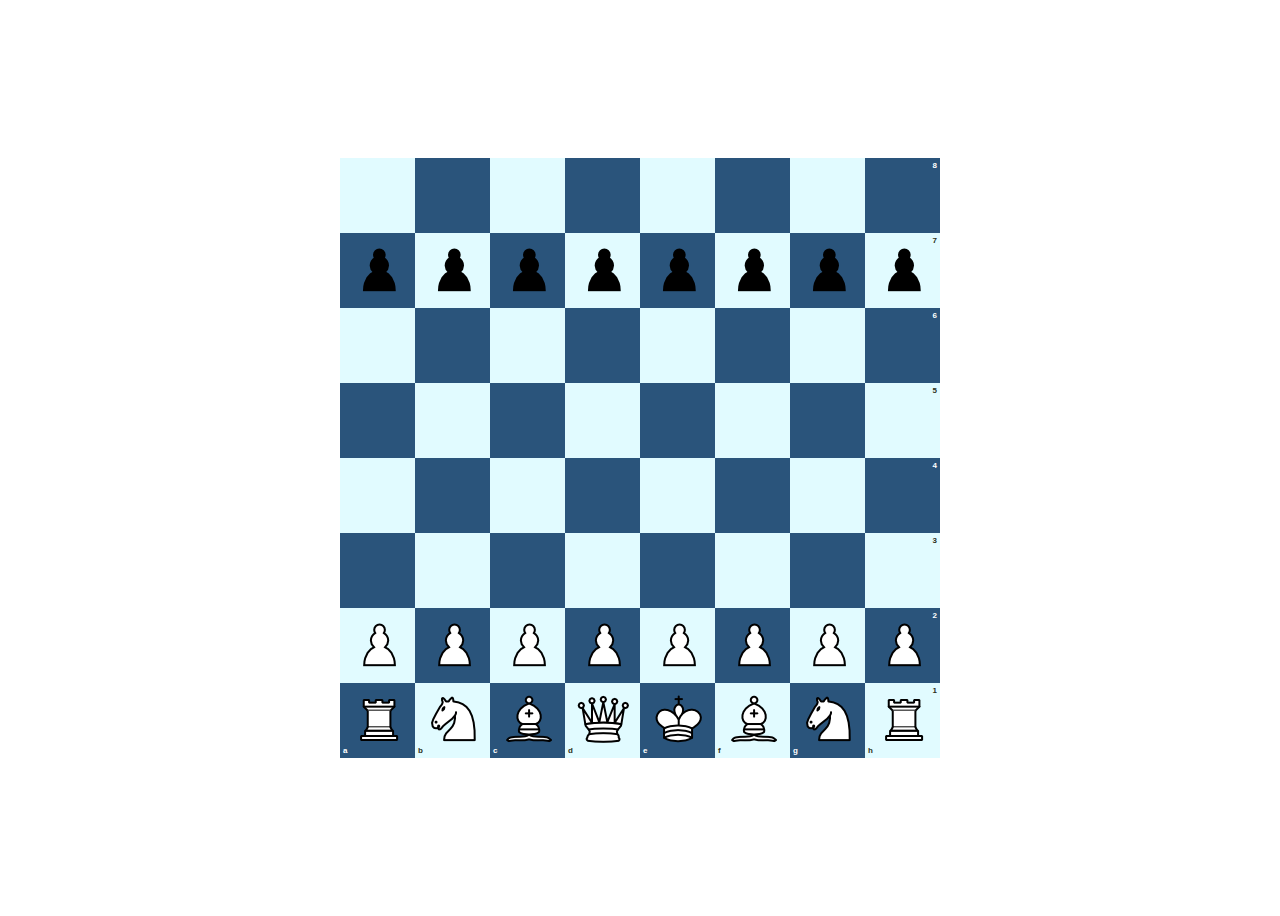
<file: Code/index.html>
<!DOCTYPE html>
<html>
    <head>
        <title>Chess Board</title>
        <link rel="stylesheet" href="style/style.css"/>
    </head>

    <body>
        <div class="chessboard">
            <!--8th Rank-->
            <div class="square white"></div>
            <div class="square black"></div>
            <div class="square white"></div>
            <div class="square black"></div>
            <div class="square white"></div>
            <div class="square black"></div>
            <div class="square white"></div>
            <div class="square black">
                <div class="coordinate rank whiteText">8</div>
            </div>
            <!--7th Rank-->
            <div class="square black">
                <div class="piece pawn" color="black">
                    <img src="Images/Dark-pawn.png" alt="Pawn">
                </div>
            </div>
            <div class="square white">
                <div class="piece pawn" color="black">
                    <img src="Images/Dark-pawn.png" alt="Pawn">
                </div>
            </div>
            <div class="square black">
                <div class="piece pawn" color="black">
                    <img src="Images/Dark-pawn.png" alt="Pawn">
                </div>
            </div>
            <div class="square white">
                <div class="piece pawn" color="black">
                    <img src="Images/Dark-pawn.png" alt="Pawn">
                </div>
            </div>
            <div class="square black">
                <div class="piece pawn" color="black">
                    <img src="Images/Dark-pawn.png" alt="Pawn">
                </div>
            </div>
            <div class="square white">
                <div class="piece pawn" color="black">
                    <img src="Images/Dark-pawn.png" alt="Pawn">
                </div>
            </div>
            <div class="square black">
                <div class="piece pawn" color="black">
                    <img src="Images/Dark-pawn.png" alt="Pawn">
                </div>
            </div>
            <div class="square white">
                <div class="coordinate rank blackText">7</div>
                <div class="piece pawn" color="black">
                    <img src="Images/Dark-pawn.png" alt="Pawn">
                </div>
            </div>
            <!--6th Rank-->
            <div class="square white"></div>
            <div class="square black"></div>
            <div class="square white"></div>
            <div class="square black"></div>
            <div class="square white"></div>
            <div class="square black"></div>
            <div class="square white"></div>
            <div class="square black">
                <div class="coordinate rank whiteText">6</div>
            </div>
            <!--5th Rank-->
            <div class="square black"></div>
            <div class="square white"></div>
            <div class="square black"></div>
            <div class="square white"></div>
            <div class="square black"></div>
            <div class="square white"></div>
            <div class="square black"></div>
            <div class="square white">
                <div class="coordinate rank blackText">5</div>
            </div>
            <!--4th Rank-->
            <div class="square white"></div>
            <div class="square black"></div>
            <div class="square white"></div>
            <div class="square black"></div>
            <div class="square white"></div>
            <div class="square black"></div>
            <div class="square white"></div>
            <div class="square black">
                <div class="coordinate rank whiteText">4</div>
            </div>
            <!--3th Rank-->
            <div class="square black"></div>
            <div class="square white"></div>
            <div class="square black"></div>
            <div class="square white"></div>
            <div class="square black"></div>
            <div class="square white"></div>
            <div class="square black"></div>
            <div class="square white">
                <div class="coordinate rank blackText">3</div>
            </div>
            <!--2nd Rank-->
            <div class="square white">
                <div class="piece pawn" color="white">
                    <img src="Images/White-pawn.png" alt="Pawn">
                </div>
            </div>
            <div class="square black">
                <div class="piece pawn" color="white">
                    <img src="Images/White-pawn.png" alt="Pawn">
                </div>
            </div>
            <div class="square white">
                <div class="piece pawn" color="white">
                    <img src="Images/White-pawn.png" alt="Pawn">
                </div>
            </div>
            <div class="square black">
                <div class="piece pawn" color="white">
                    <img src="Images/White-pawn.png" alt="Pawn">
                </div>
            </div>
            <div class="square white">
                <div class="piece pawn" color="white">
                    <img src="Images/White-pawn.png" alt="Pawn">
                </div>
            </div>
            <div class="square black">
                <div class="piece pawn" color="white">
                    <img src="Images/White-pawn.png" alt="Pawn">
                </div>
            </div>
            <div class="square white">
                <div class="piece pawn" color="white">
                    <img src="Images/White-pawn.png" alt="Pawn">
                </div>
            </div>
            <div class="square black">
                <div class="coordinate rank whiteText">2</div>
                <div class="piece pawn" color="white">
                    <img src="Images/White-pawn.png" alt="Pawn">
                </div>
            </div>
            <!--1st Rank-->
            <div class="square black">
                <div class="coordinate whiteText">a</div>
                <div class="piece rook" color="white">
                    <img src="Images/White-rook.png" alt="Rook">
                </div>
            </div>
            <div class="square white">
                <div class="coordinate blackText">b</div>
                <div class="piece knight" color="white">
                    <img src="Images/White-knight.png" alt="Knight">
                </div>
            </div>
            <div class="square black">
                <div class="coordinate whiteText">c</div>
                <div class="piece bishop" color="white">
                    <img src="Images/White-bishop.png" alt="Bishop">
                </div>
            </div>
            <div class="square white">
                <div class="coordinate blackText">d</div>
                <div class="piece queen" color="white">
                    <img src="Images/White-queen.png" alt="Queen">
                </div>
            </div>
            <div class="square black">
                <div class="coordinate whiteText">e</div>
                <div class="piece king" color="white">
                    <img src="Images/White-king.png" alt="King">
                </div>
            </div>
            <div class="square white">
                <div class="coordinate blackText">f</div>
                <div class="piece bishop" color="white">
                    <img src="Images/White-bishop.png" alt="Bishop">
                </div>
            </div>
            <div class="square black">
                <div class="coordinate whiteText">g</div>
                <div class="piece knight" color="white">
                    <img src="Images/White-knight.png" alt="Knight">
                </div>
            </div>
            <div class="square white">
                <div class="coordinate rank blackText">1</div>
                <div class="coordinate blackText">h</div>
                <div class="piece rook" color="white">
                    <img src="Images/White-rook.png" alt="Rook">
                </div>
            </div>
        </div>
    </body>
</html>
</file>
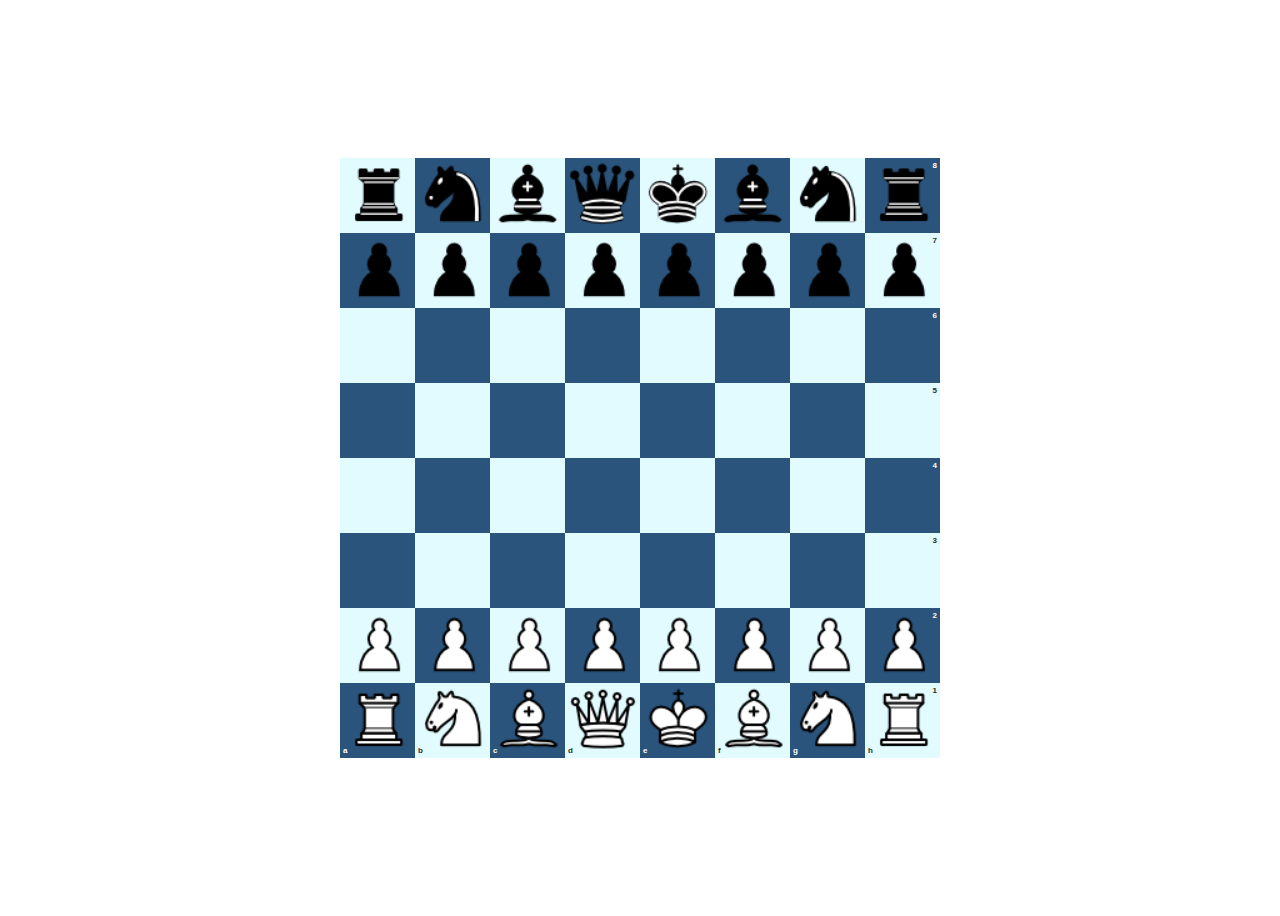
<file: Code/src/index.html>
<!DOCTYPE html>
<html>
    <head>
        <title>Chess Board</title>
        <link rel="stylesheet" href="style.css"/>
    </head>

    <body>
        <div class="chessboard">
            <!--8th Rank-->
            <div class="square white">
                <div class="piece rook" color="black">
                    <img src="images/Dark-rook.png" alt="Rook">
                </div>
            </div>
            <div class="square black">
                <div class="piece knight" color="black">
                    <img src="images/Dark-knight.png" alt="Knight">
                </div>
            </div>
            <div class="square white">
                <div class="piece bishop" color="black">
                    <img src="images/Dark-bishop.png" alt="Bishop">
                </div>
            </div>
            <div class="square black">
                <div class="piece queen" color="black">
                    <img src="images/Dark-queen.png" alt="Bishop">
                </div>
            </div>
            <div class="square white">
                <div class="piece king" color="black">
                    <img src="images/Dark-king.png" alt="King">
                </div>
            </div>
            <div class="square black">
                <div class="piece bishop" color="black">
                    <img src="images/Dark-bishop.png" alt="Bishop">
                </div>
            </div>
            <div class="square white">
                <div class="piece knight" color="black">
                    <img src="images/Dark-knight.png" alt="Knight">
                </div>
            </div>
            <div class="square black">
                <div class="coordinate rank whiteText">8</div>
                <div class="piece rook" color="black">
                    <img src="images/Dark-rook.png" alt="Rook">
                </div>
            </div>
            <!--7th Rank-->
            <div class="square black">
                <div class="piece pawn" color="black">
                    <img src="images/Dark-pawn.png" alt="Pawn">
                </div>
            </div>
            <div class="square white">
                <div class="piece pawn" color="black">
                    <img src="images/Dark-pawn.png" alt="Pawn">
                </div>
            </div>
            <div class="square black">
                <div class="piece pawn" color="black">
                    <img src="images/Dark-pawn.png" alt="Pawn">
                </div>
            </div>
            <div class="square white">
                <div class="piece pawn" color="black">
                    <img src="images/Dark-pawn.png" alt="Pawn">
                </div>
            </div>
            <div class="square black">
                <div class="piece pawn" color="black">
                    <img src="images/Dark-pawn.png" alt="Pawn">
                </div>
            </div>
            <div class="square white">
                <div class="piece pawn" color="black">
                    <img src="images/Dark-pawn.png" alt="Pawn">
                </div>
            </div>
            <div class="square black">
                <div class="piece pawn" color="black">
                    <img src="images/Dark-pawn.png" alt="Pawn">
                </div>
            </div>
            <div class="square white">
                <div class="coordinate rank blackText">7</div>
                <div class="piece pawn" color="black">
                    <img src="images/Dark-pawn.png" alt="Pawn">
                </div>
            </div>
            <!--6th Rank-->
            <div class="square white"></div>
            <div class="square black"></div>
            <div class="square white"></div>
            <div class="square black"></div>
            <div class="square white"></div>
            <div class="square black"></div>
            <div class="square white"></div>
            <div class="square black">
                <div class="coordinate rank whiteText">6</div>
            </div>
            <!--5th Rank-->
            <div class="square black"></div>
            <div class="square white"></div>
            <div class="square black"></div>
            <div class="square white"></div>
            <div class="square black"></div>
            <div class="square white"></div>
            <div class="square black"></div>
            <div class="square white">
                <div class="coordinate rank blackText">5</div>
            </div>
            <!--4th Rank-->
            <div class="square white"></div>
            <div class="square black"></div>
            <div class="square white"></div>
            <div class="square black"></div>
            <div class="square white"></div>
            <div class="square black"></div>
            <div class="square white"></div>
            <div class="square black">
                <div class="coordinate rank whiteText">4</div>
            </div>
            <!--3th Rank-->
            <div class="square black"></div>
            <div class="square white"></div>
            <div class="square black"></div>
            <div class="square white"></div>
            <div class="square black"></div>
            <div class="square white"></div>
            <div class="square black"></div>
            <div class="square white">
                <div class="coordinate rank blackText">3</div>
            </div>
            <!--2nd Rank-->
            <div class="square white">
                <div class="piece pawn" color="white">
                    <img src="images/White-pawn.png" alt="Pawn">
                </div>
            </div>
            <div class="square black">
                <div class="piece pawn" color="white">
                    <img src="images/White-pawn.png" alt="Pawn">
                </div>
            </div>
            <div class="square white">
                <div class="piece pawn" color="white">
                    <img src="images/White-pawn.png" alt="Pawn">
                </div>
            </div>
            <div class="square black">
                <div class="piece pawn" color="white">
                    <img src="images/White-pawn.png" alt="Pawn">
                </div>
            </div>
            <div class="square white">
                <div class="piece pawn" color="white">
                    <img src="images/White-pawn.png" alt="Pawn">
                </div>
            </div>
            <div class="square black">
                <div class="piece pawn" color="white">
                    <img src="images/White-pawn.png" alt="Pawn">
                </div>
            </div>
            <div class="square white">
                <div class="piece pawn" color="white">
                    <img src="images/White-pawn.png" alt="Pawn">
                </div>
            </div>
            <div class="square black">
                <div class="coordinate rank whiteText">2</div>
                <div class="piece pawn" color="white">
                    <img src="images/White-pawn.png" alt="Pawn">
                </div>
            </div>
            <!--1st Rank-->
            <div class="square black">
                <div class="coordinate whiteText">a</div>
                <div class="piece rook" color="white">
                    <img src="images/White-rook.png" alt="Rook">
                </div>
            </div>
            <div class="square white">
                <div class="coordinate blackText">b</div>
                <div class="piece knight" color="white">
                    <img src="images/White-knight.png" alt="Knight">
                </div>
            </div>
            <div class="square black">
                <div class="coordinate whiteText">c</div>
                <div class="piece bishop" color="white">
                    <img src="images/White-bishop.png" alt="Bishop">
                </div>
            </div>
            <div class="square white">
                <div class="coordinate blackText">d</div>
                <div class="piece queen" color="white">
                    <img src="images/White-queen.png" alt="Queen">
                </div>
            </div>
            <div class="square black">
                <div class="coordinate whiteText">e</div>
                <div class="piece king" color="white">
                    <img src="images/White-king.png" alt="King">
                </div>
            </div>
            <div class="square white">
                <div class="coordinate blackText">f</div>
                <div class="piece bishop" color="white">
                    <img src="images/White-bishop.png" alt="Bishop">
                </div>
            </div>
            <div class="square black">
                <div class="coordinate whiteText">g</div>
                <div class="piece knight" color="white">
                    <img src="images/White-knight.png" alt="Knight">
                </div>
            </div>
            <div class="square white">
                <div class="coordinate rank blackText">1</div>
                <div class="coordinate blackText">h</div>
                <div class="piece rook" color="white">
                    <img src="images/White-rook.png" alt="Rook">
                </div>
            </div>
        </div>
        
        <script src="main2.js"></script>
    </body>
</html>
</file>
<file: Code/style/style.css>
body{
    display: flex;
    align-items:center ;
    justify-content: center;
    height: 100vh;
}

.chessboard{
    width:80vw;
    height: 80vw;
    margin: 0 auto;
    display: flex;
    flex-wrap: wrap;
}

.square{
    width: 12.5%;
    height: 12.5%;
    float: left;
    display: flex;
    justify-content: center;
    align-items: center;
    position: relative
}
.white{
    background-color: rgb(225, 251, 255);
}

.black{
    background-color: rgb(42, 84, 123);
}
.coordinate{
    height: auto;
    display: flex;
    bottom: 4%;
    left: 4%;
    position: absolute;
    font-size: 12px;
    font-weight: bold;
    font-family: Verdana, Geneva, Tahoma, sans-serif;
}
.rank{
    top:4%;
    right: 4%;
    left: auto;
}
.white{
    color:rgb(46, 49, 26);
}
.black{
    color:rgb(255, 255, 255)
}
@media(min-width:600px){
    .chessboard{
        width: 600px;
        height: 600px;
    }
}

@media(min-width:600px){
    .coordinate{
        font-size: 8px;
    }
}
</file>
<file: Code/src/style.css>
body{
    display: flex;
    align-items:center ;
    justify-content: center;
    height: 100vh;
}

.chessboard{
    width:80vw;
    height: 80vw;
    margin: 0 auto;
    display: flex;
    flex-wrap: wrap;
}

.square{
    width: 12.5%;
    height: 12.5%;
    float: left;
    display: flex;
    justify-content: center;
    align-items: center;
    position: relative
}
.white{
    background-color: rgb(225, 251, 255);
}

.black{
    background-color: rgb(42, 84, 123);
}
.coordinate{
    height: auto;
    display: flex;
    bottom: 4%;
    left: 4%;
    position: absolute;
    font-size: 12px;
    font-weight: bold;
    font-family: Verdana, Geneva, Tahoma, sans-serif;
}
.rank{
    top:4%;
    right: 4%;
    left: auto;
}
.white{
    color:rgb(46, 49, 26);
}
.black{
    color:rgb(255, 255, 255)
}

.piece{
    width: 100%;
    z-index: 1;
    cursor: pointer;
}

.piece img{
    max-width: 100%;
    width: 100%;
    height: auto;
}

@media(min-width:600px){
    .chessboard{
        width: 600px;
        height: 600px;
    }
}

@media(min-width:600px){
    .coordinate{
        font-size: 8px;
    }
}
</file>
